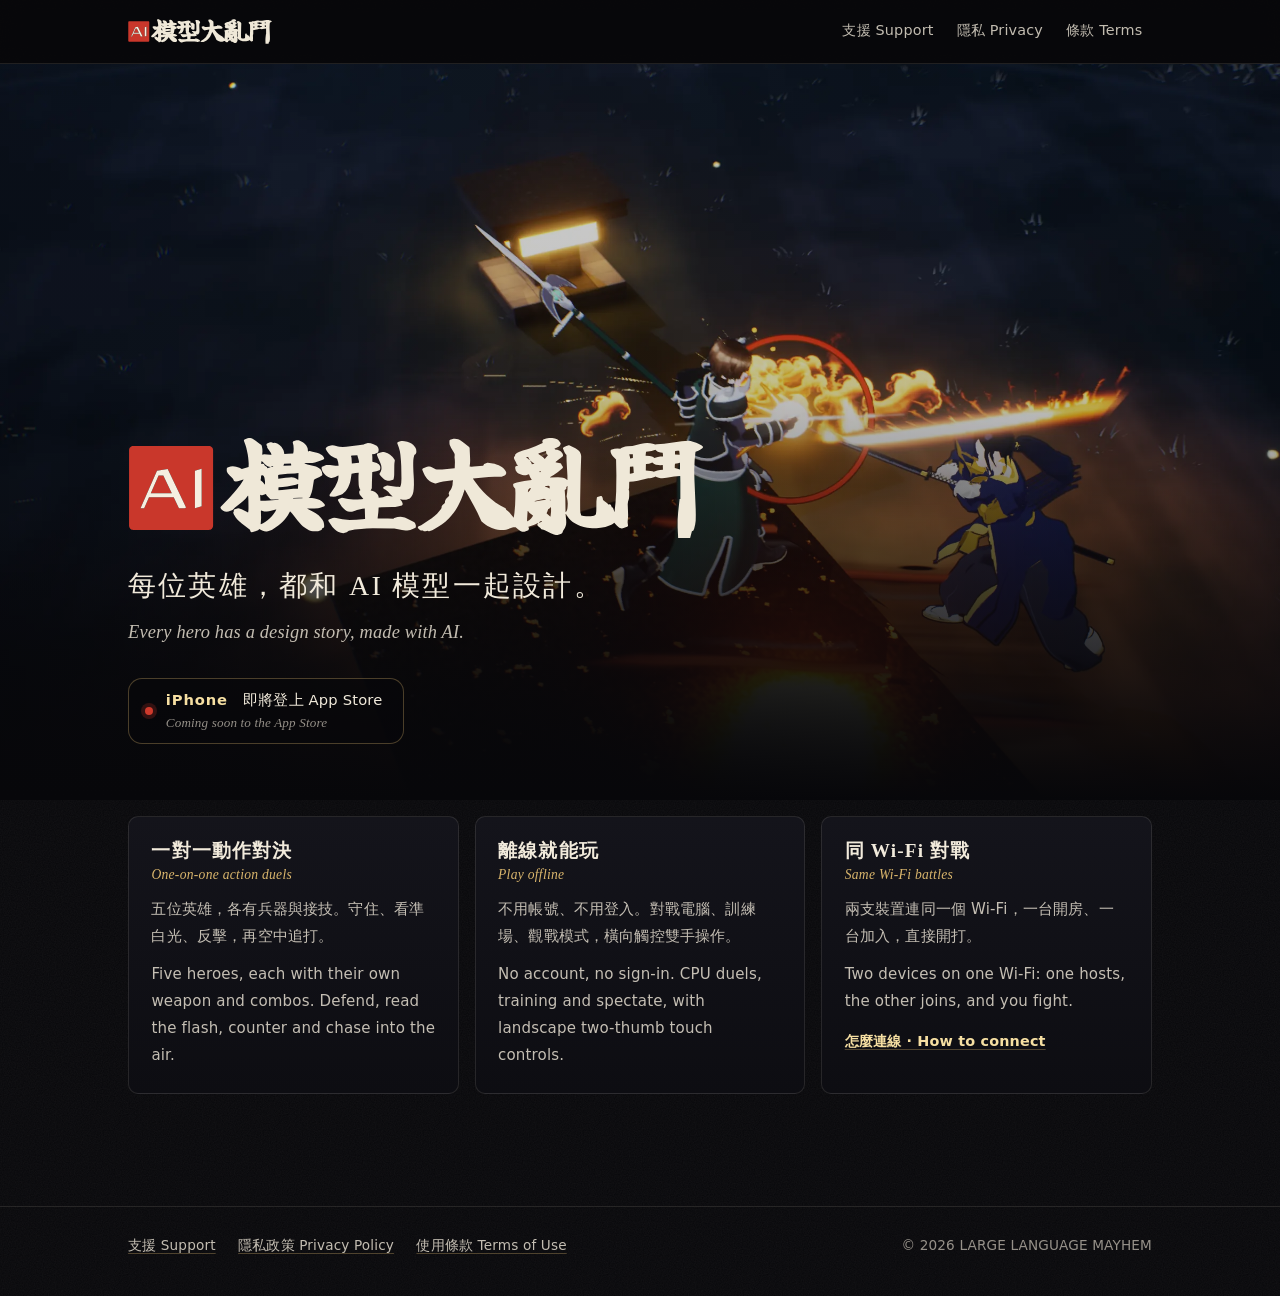
<file: index.html>
<!doctype html>
<html lang="zh-Hant-TW">
<head>
<meta charset="utf-8">
<meta name="viewport" content="width=device-width, initial-scale=1, viewport-fit=cover">
<title>AI模型大亂鬥 LARGE LANGUAGE MAYHEM</title>
<meta name="description" content="AI模型大亂鬥（LARGE LANGUAGE MAYHEM）：和 AI 模型協作設計的英雄，一對一 3D 動作對決。iPhone 離線對戰電腦、同 Wi-Fi 和朋友對打。">
<meta name="theme-color" content="#07070a">
<link rel="icon" href="favicon.svg" type="image/svg+xml">
<link rel="apple-touch-icon" href="assets/apple-touch-icon.png">
<link rel="stylesheet" href="assets/site.css">
</head>
<body>
<a class="skip" href="#main">跳到內容 · Skip to content</a>
<header class="top">
  <div class="top-in">
    <a class="brand" href="./" aria-label="AI模型大亂鬥 首頁"><img src="assets/logo.svg" alt="AI模型大亂鬥 LARGE LANGUAGE MAYHEM" width="180" height="32"></a>
    <nav class="nav" aria-label="網站">
      <a href="support.html">支援 Support</a>
      <a href="privacy.html">隱私 Privacy</a>
      <a href="terms.html">條款 Terms</a>
    </nav>
  </div>
</header>

<main id="main">
  <section class="hero" aria-labelledby="t">
    <div class="hero-bg" aria-hidden="true">
      <img src="assets/key-2400.webp" srcset="assets/key-1200.webp 1200w, assets/key-2400.webp 2400w" sizes="100vw" alt="" width="2400" height="1350">
    </div>
    <div class="hero-in">
      <h1 id="t"><img class="logo" src="assets/logo.svg" alt="AI模型大亂鬥 LARGE LANGUAGE MAYHEM" width="576" height="102"></h1>
      <p class="tag">每位英雄，都和 AI 模型一起設計。</p>
      <p class="tag-en" lang="en">Every hero has a design story, made with AI.</p>
      <p class="badge"><span class="dot" aria-hidden="true"></span><span><b>iPhone</b>　即將登上 App Store<br><span class="en-sub" lang="en">Coming soon to the App Store</span></span></p>
    </div>
  </section>

  <div class="grid">
    <article class="card">
      <h2>一對一動作對決<span lang="en">One-on-one action duels</span></h2>
      <p>五位英雄，各有兵器與接技。守住、看準白光、反擊，再空中追打。</p>
      <p lang="en">Five heroes, each with their own weapon and combos. Defend, read the flash, counter and chase into the air.</p>
    </article>
    <article class="card">
      <h2>離線就能玩<span lang="en">Play offline</span></h2>
      <p>不用帳號、不用登入。對戰電腦、訓練場、觀戰模式，橫向觸控雙手操作。</p>
      <p lang="en">No account, no sign-in. CPU duels, training and spectate, with landscape two-thumb touch controls.</p>
    </article>
    <article class="card">
      <h2>同 Wi-Fi 對戰<span lang="en">Same Wi-Fi battles</span></h2>
      <p>兩支裝置連同一個 Wi-Fi，一台開房、一台加入，直接開打。</p>
      <p lang="en">Two devices on one Wi-Fi: one hosts, the other joins, and you fight.</p>
      <a class="more" href="support.html#lan">怎麼連線 · How to connect</a>
    </article>
  </div>
</main>

<footer class="foot">
  <div class="foot-in">
    <a href="support.html">支援 Support</a>
    <a href="privacy.html">隱私政策 Privacy Policy</a>
    <a href="terms.html">使用條款 Terms of Use</a>
    <span class="cr">© 2026 LARGE LANGUAGE MAYHEM</span>
  </div>
</footer>
</body>
</html>
</file>
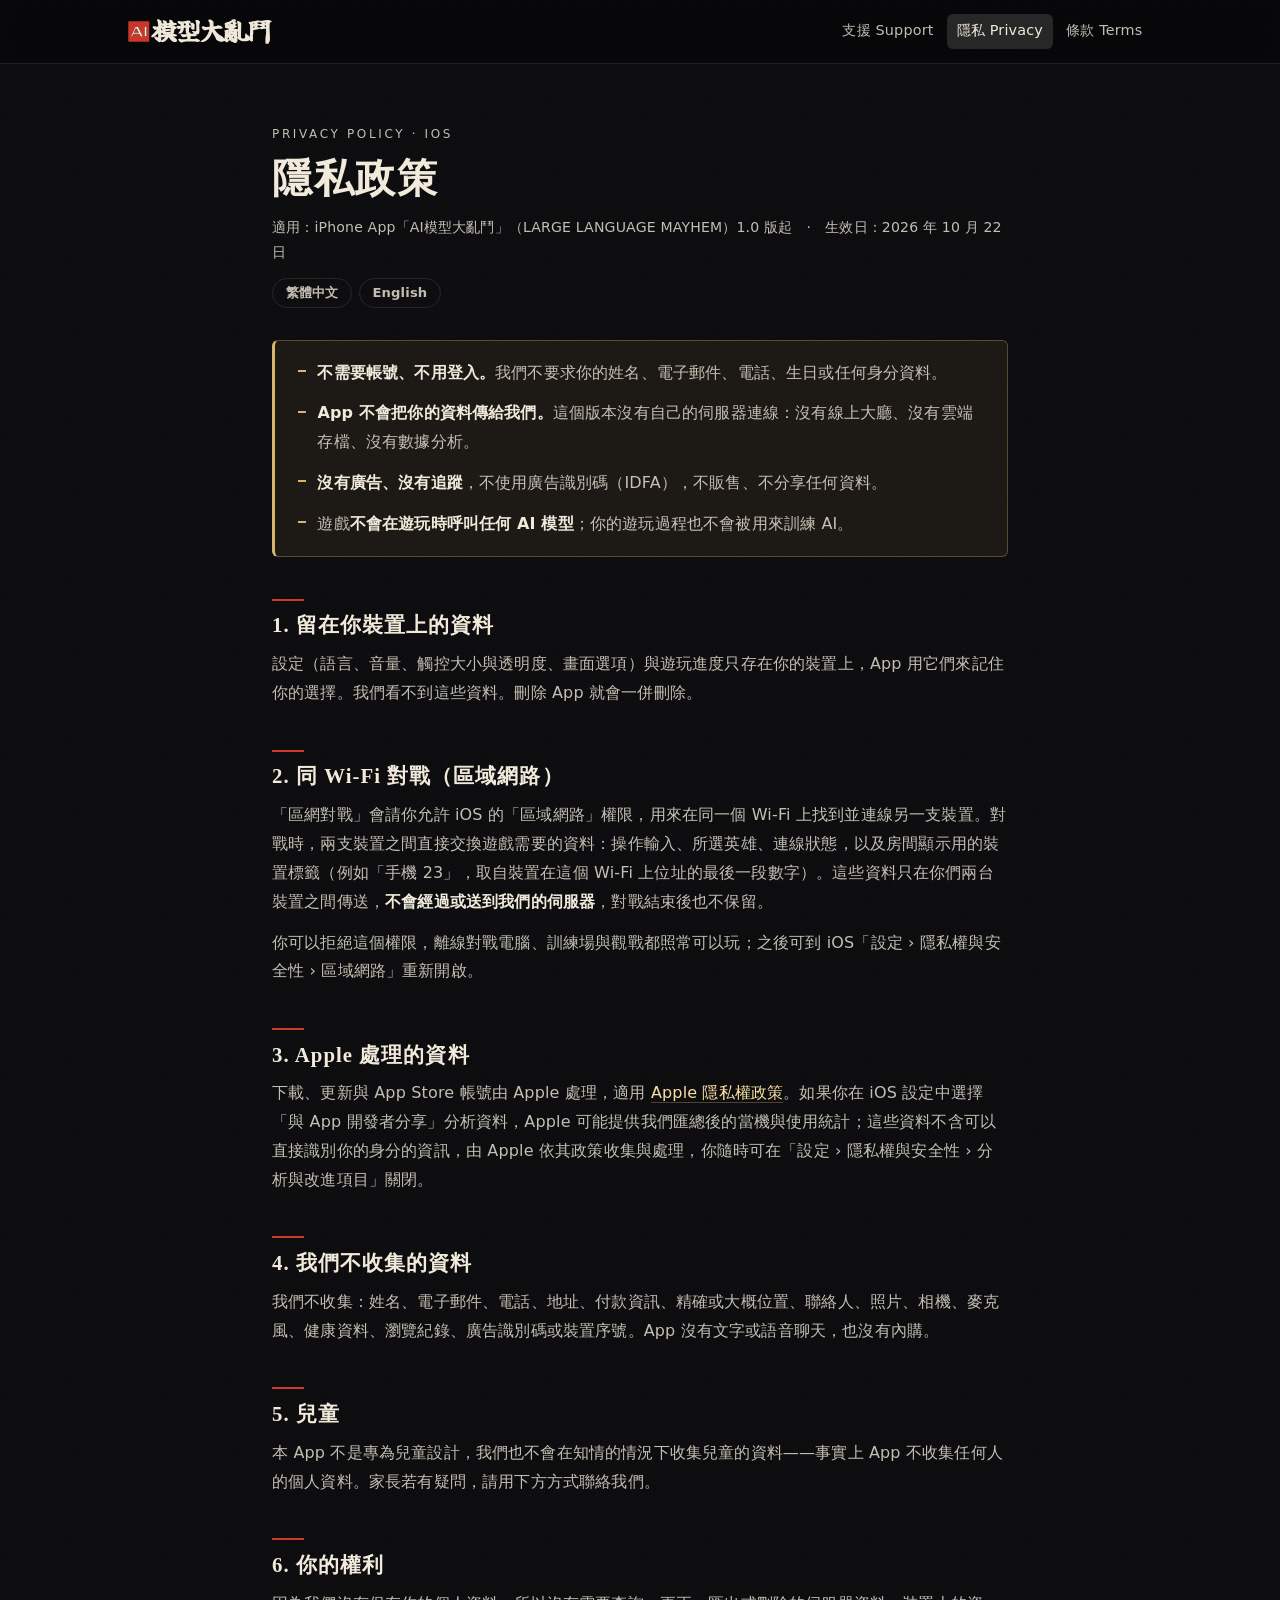
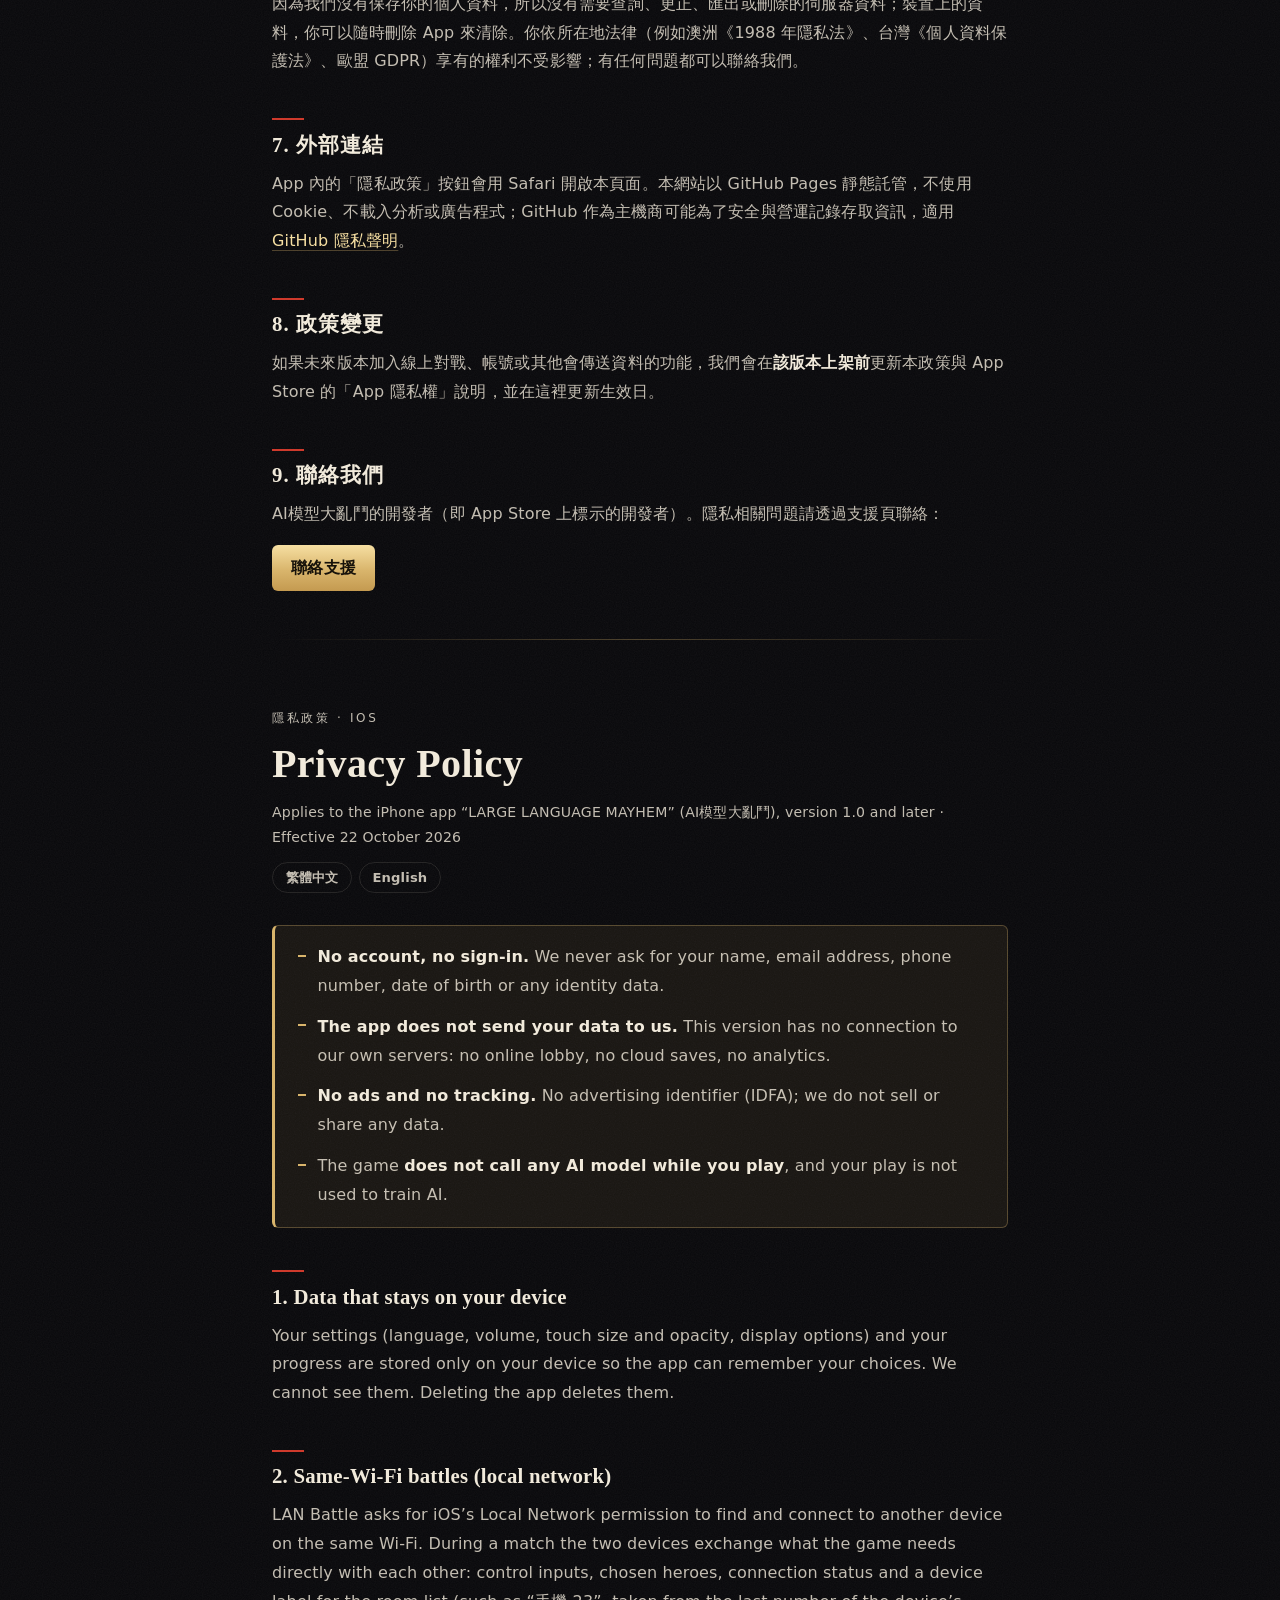
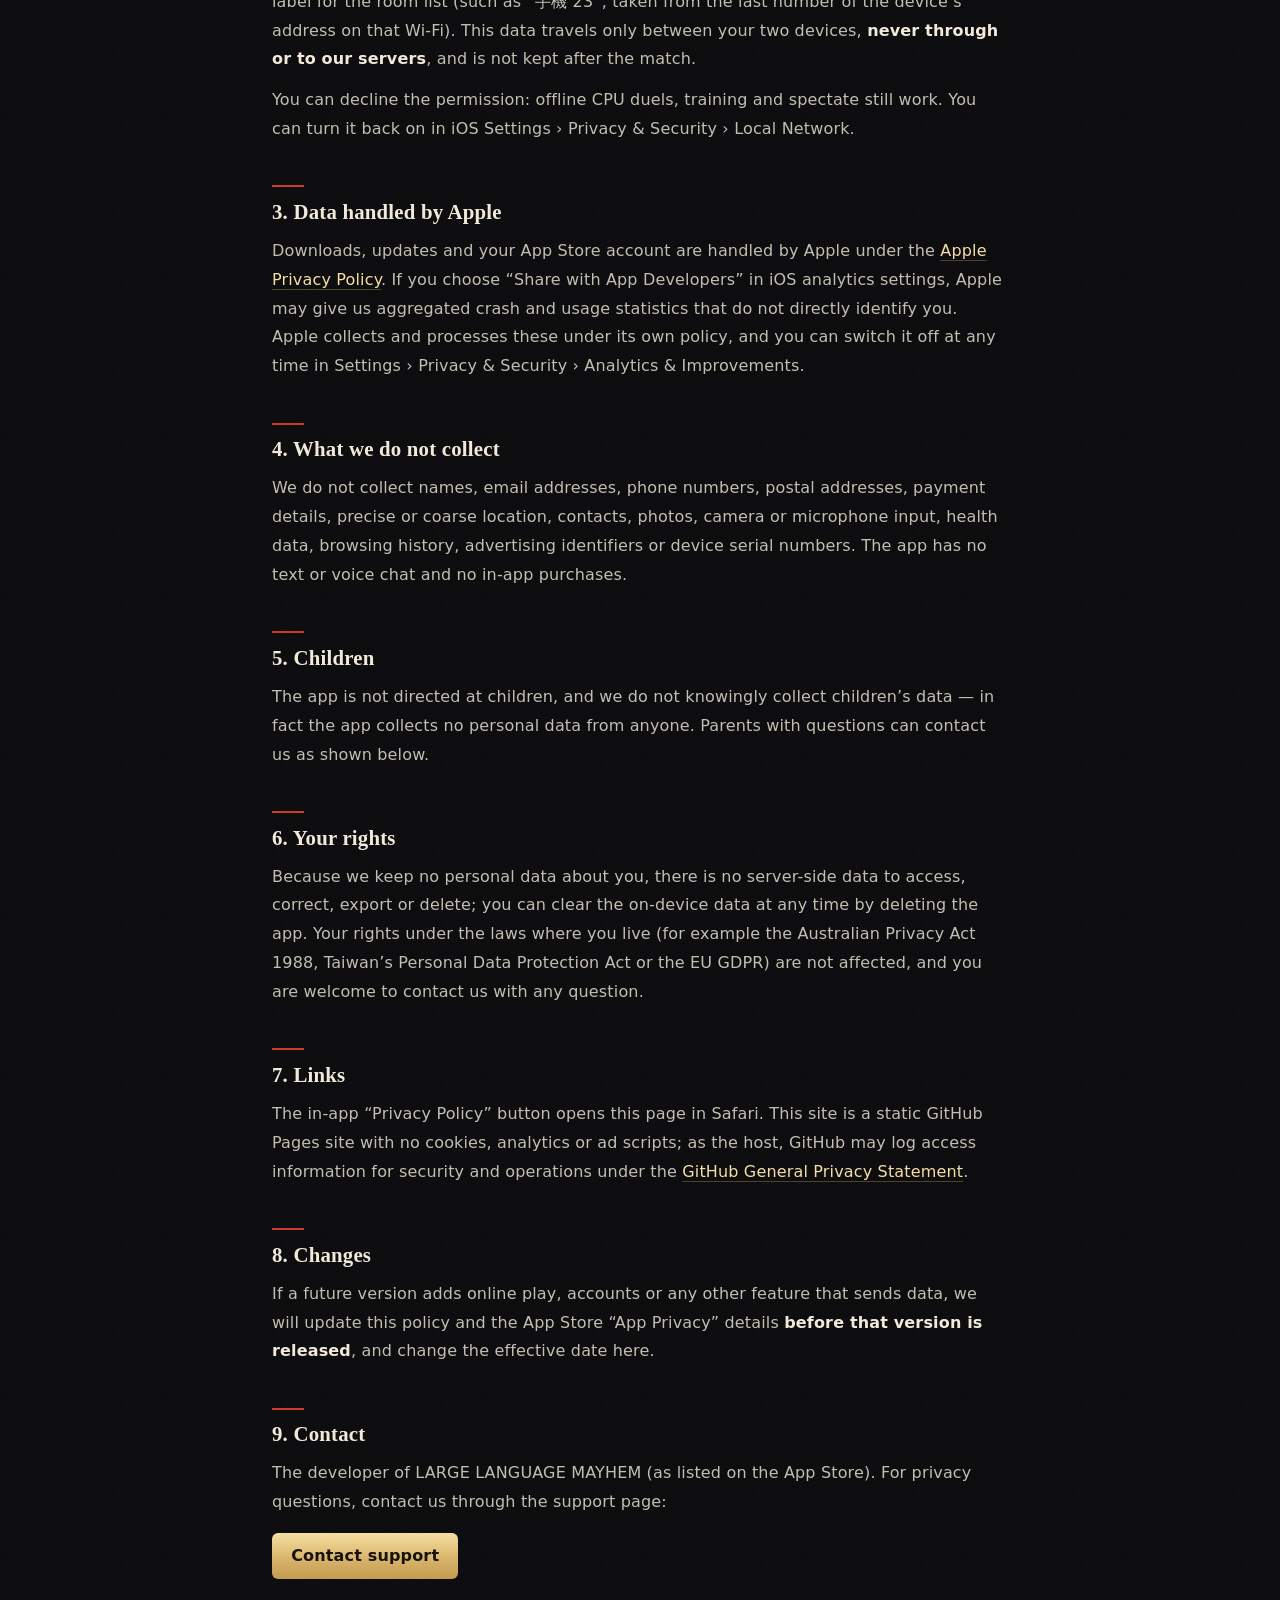
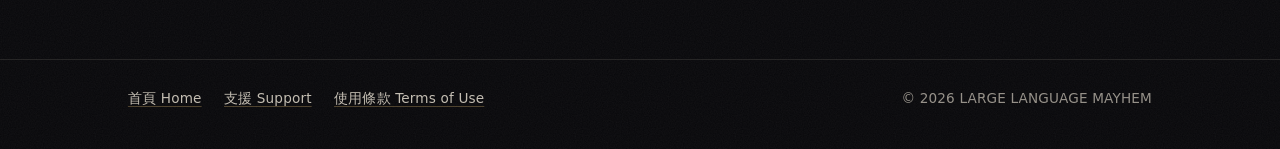
<file: privacy.html>
<!doctype html>
<html lang="zh-Hant-TW">
<head>
<meta charset="utf-8">
<meta name="viewport" content="width=device-width, initial-scale=1, viewport-fit=cover">
<title>隱私政策 Privacy Policy — AI模型大亂鬥 LARGE LANGUAGE MAYHEM</title>
<meta name="description" content="AI模型大亂鬥（LARGE LANGUAGE MAYHEM）iOS App 隱私政策：不需帳號、不收集個人資料、沒有廣告與追蹤。Privacy policy for the iOS app.">
<meta name="theme-color" content="#07070a">
<link rel="icon" href="favicon.svg" type="image/svg+xml">
<link rel="apple-touch-icon" href="assets/apple-touch-icon.png">
<link rel="stylesheet" href="assets/site.css">
</head>
<body>
<a class="skip" href="#main">跳到內容 · Skip to content</a>
<header class="top">
  <div class="top-in">
    <a class="brand" href="./" aria-label="AI模型大亂鬥 首頁"><img src="assets/logo.svg" alt="AI模型大亂鬥 LARGE LANGUAGE MAYHEM" width="180" height="32"></a>
    <nav class="nav" aria-label="網站">
      <a href="support.html">支援 Support</a>
      <a href="privacy.html" aria-current="page">隱私 Privacy</a>
      <a href="terms.html">條款 Terms</a>
    </nav>
  </div>
</header>

<main id="main">
<article class="doc" id="zh" lang="zh-Hant-TW">
  <p class="kicker">Privacy Policy · iOS</p>
  <h1>隱私政策</h1>
  <p class="meta">適用：iPhone App「AI模型大亂鬥」（LARGE LANGUAGE MAYHEM）1.0 版起　·　生效日：2026 年 10 月 22 日</p>
  <p class="langs"><a href="#zh">繁體中文</a><a href="#en" lang="en">English</a></p>

  <div class="summary">
    <ul>
      <li><strong>不需要帳號、不用登入。</strong>我們不要求你的姓名、電子郵件、電話、生日或任何身分資料。</li>
      <li><strong>App 不會把你的資料傳給我們。</strong>這個版本沒有自己的伺服器連線：沒有線上大廳、沒有雲端存檔、沒有數據分析。</li>
      <li><strong>沒有廣告、沒有追蹤</strong>，不使用廣告識別碼（IDFA），不販售、不分享任何資料。</li>
      <li>遊戲<strong>不會在遊玩時呼叫任何 AI 模型</strong>；你的遊玩過程也不會被用來訓練 AI。</li>
    </ul>
  </div>

  <h2>1. 留在你裝置上的資料</h2>
  <p>設定（語言、音量、觸控大小與透明度、畫面選項）與遊玩進度只存在你的裝置上，App 用它們來記住你的選擇。我們看不到這些資料。刪除 App 就會一併刪除。</p>

  <h2>2. 同 Wi-Fi 對戰（區域網路）</h2>
  <p>「區網對戰」會請你允許 iOS 的「區域網路」權限，用來在同一個 Wi-Fi 上找到並連線另一支裝置。對戰時，兩支裝置之間直接交換遊戲需要的資料：操作輸入、所選英雄、連線狀態，以及房間顯示用的裝置標籤（例如「手機 23」，取自裝置在這個 Wi-Fi 上位址的最後一段數字）。這些資料只在你們兩台裝置之間傳送，<strong>不會經過或送到我們的伺服器</strong>，對戰結束後也不保留。</p>
  <p>你可以拒絕這個權限，離線對戰電腦、訓練場與觀戰都照常可以玩；之後可到 iOS「設定 › 隱私權與安全性 › 區域網路」重新開啟。</p>

  <h2>3. Apple 處理的資料</h2>
  <p>下載、更新與 App Store 帳號由 Apple 處理，適用 <a href="https://www.apple.com/legal/privacy/" rel="noopener">Apple 隱私權政策</a>。如果你在 iOS 設定中選擇「與 App 開發者分享」分析資料，Apple 可能提供我們匯總後的當機與使用統計；這些資料不含可以直接識別你的身分的資訊，由 Apple 依其政策收集與處理，你隨時可在「設定 › 隱私權與安全性 › 分析與改進項目」關閉。</p>

  <h2>4. 我們不收集的資料</h2>
  <p>我們不收集：姓名、電子郵件、電話、地址、付款資訊、精確或大概位置、聯絡人、照片、相機、麥克風、健康資料、瀏覽紀錄、廣告識別碼或裝置序號。App 沒有文字或語音聊天，也沒有內購。</p>

  <h2>5. 兒童</h2>
  <p>本 App 不是專為兒童設計，我們也不會在知情的情況下收集兒童的資料——事實上 App 不收集任何人的個人資料。家長若有疑問，請用下方方式聯絡我們。</p>

  <h2>6. 你的權利</h2>
  <p>因為我們沒有保存你的個人資料，所以沒有需要查詢、更正、匯出或刪除的伺服器資料；裝置上的資料，你可以隨時刪除 App 來清除。你依所在地法律（例如澳洲《1988 年隱私法》、台灣《個人資料保護法》、歐盟 GDPR）享有的權利不受影響；有任何問題都可以聯絡我們。</p>

  <h2>7. 外部連結</h2>
  <p>App 內的「隱私政策」按鈕會用 Safari 開啟本頁面。本網站以 GitHub Pages 靜態託管，不使用 Cookie、不載入分析或廣告程式；GitHub 作為主機商可能為了安全與營運記錄存取資訊，適用 <a href="https://docs.github.com/site-policy/privacy-policies/github-general-privacy-statement" rel="noopener">GitHub 隱私聲明</a>。</p>

  <h2>8. 政策變更</h2>
  <p>如果未來版本加入線上對戰、帳號或其他會傳送資料的功能，我們會在<strong>該版本上架前</strong>更新本政策與 App Store 的「App 隱私權」說明，並在這裡更新生效日。</p>

  <h2>9. 聯絡我們</h2>
  <p>AI模型大亂鬥的開發者（即 App Store 上標示的開發者）。隱私相關問題請透過支援頁聯絡：</p>
  <div class="contact"><a class="btn" href="support.html#contact">聯絡支援</a></div>
</article>

<div class="sep" aria-hidden="true"><hr></div>

<article class="doc" id="en" lang="en">
  <p class="kicker">隱私政策 · iOS</p>
  <h1>Privacy Policy</h1>
  <p class="meta">Applies to the iPhone app “LARGE LANGUAGE MAYHEM” (AI模型大亂鬥), version 1.0 and later · Effective 22 October 2026</p>
  <p class="langs"><a href="#zh" lang="zh-Hant-TW">繁體中文</a><a href="#en">English</a></p>

  <div class="summary">
    <ul>
      <li><strong>No account, no sign-in.</strong> We never ask for your name, email address, phone number, date of birth or any identity data.</li>
      <li><strong>The app does not send your data to us.</strong> This version has no connection to our own servers: no online lobby, no cloud saves, no analytics.</li>
      <li><strong>No ads and no tracking.</strong> No advertising identifier (IDFA); we do not sell or share any data.</li>
      <li>The game <strong>does not call any AI model while you play</strong>, and your play is not used to train AI.</li>
    </ul>
  </div>

  <h2>1. Data that stays on your device</h2>
  <p>Your settings (language, volume, touch size and opacity, display options) and your progress are stored only on your device so the app can remember your choices. We cannot see them. Deleting the app deletes them.</p>

  <h2>2. Same-Wi-Fi battles (local network)</h2>
  <p>LAN Battle asks for iOS’s Local Network permission to find and connect to another device on the same Wi-Fi. During a match the two devices exchange what the game needs directly with each other: control inputs, chosen heroes, connection status and a device label for the room list (such as “手機 23”, taken from the last number of the device’s address on that Wi-Fi). This data travels only between your two devices, <strong>never through or to our servers</strong>, and is not kept after the match.</p>
  <p>You can decline the permission: offline CPU duels, training and spectate still work. You can turn it back on in iOS Settings › Privacy &amp; Security › Local Network.</p>

  <h2>3. Data handled by Apple</h2>
  <p>Downloads, updates and your App Store account are handled by Apple under the <a href="https://www.apple.com/legal/privacy/" rel="noopener">Apple Privacy Policy</a>. If you choose “Share with App Developers” in iOS analytics settings, Apple may give us aggregated crash and usage statistics that do not directly identify you. Apple collects and processes these under its own policy, and you can switch it off at any time in Settings › Privacy &amp; Security › Analytics &amp; Improvements.</p>

  <h2>4. What we do not collect</h2>
  <p>We do not collect names, email addresses, phone numbers, postal addresses, payment details, precise or coarse location, contacts, photos, camera or microphone input, health data, browsing history, advertising identifiers or device serial numbers. The app has no text or voice chat and no in-app purchases.</p>

  <h2>5. Children</h2>
  <p>The app is not directed at children, and we do not knowingly collect children’s data — in fact the app collects no personal data from anyone. Parents with questions can contact us as shown below.</p>

  <h2>6. Your rights</h2>
  <p>Because we keep no personal data about you, there is no server-side data to access, correct, export or delete; you can clear the on-device data at any time by deleting the app. Your rights under the laws where you live (for example the Australian Privacy Act 1988, Taiwan’s Personal Data Protection Act or the EU GDPR) are not affected, and you are welcome to contact us with any question.</p>

  <h2>7. Links</h2>
  <p>The in-app “Privacy Policy” button opens this page in Safari. This site is a static GitHub Pages site with no cookies, analytics or ad scripts; as the host, GitHub may log access information for security and operations under the <a href="https://docs.github.com/site-policy/privacy-policies/github-general-privacy-statement" rel="noopener">GitHub General Privacy Statement</a>.</p>

  <h2>8. Changes</h2>
  <p>If a future version adds online play, accounts or any other feature that sends data, we will update this policy and the App Store “App Privacy” details <strong>before that version is released</strong>, and change the effective date here.</p>

  <h2>9. Contact</h2>
  <p>The developer of LARGE LANGUAGE MAYHEM (as listed on the App Store). For privacy questions, contact us through the support page:</p>
  <div class="contact"><a class="btn" href="support.html#contact-en">Contact support</a></div>
</article>
</main>

<footer class="foot">
  <div class="foot-in">
    <a href="./">首頁 Home</a>
    <a href="support.html">支援 Support</a>
    <a href="terms.html">使用條款 Terms of Use</a>
    <span class="cr">© 2026 LARGE LANGUAGE MAYHEM</span>
  </div>
</footer>
</body>
</html>
</file>
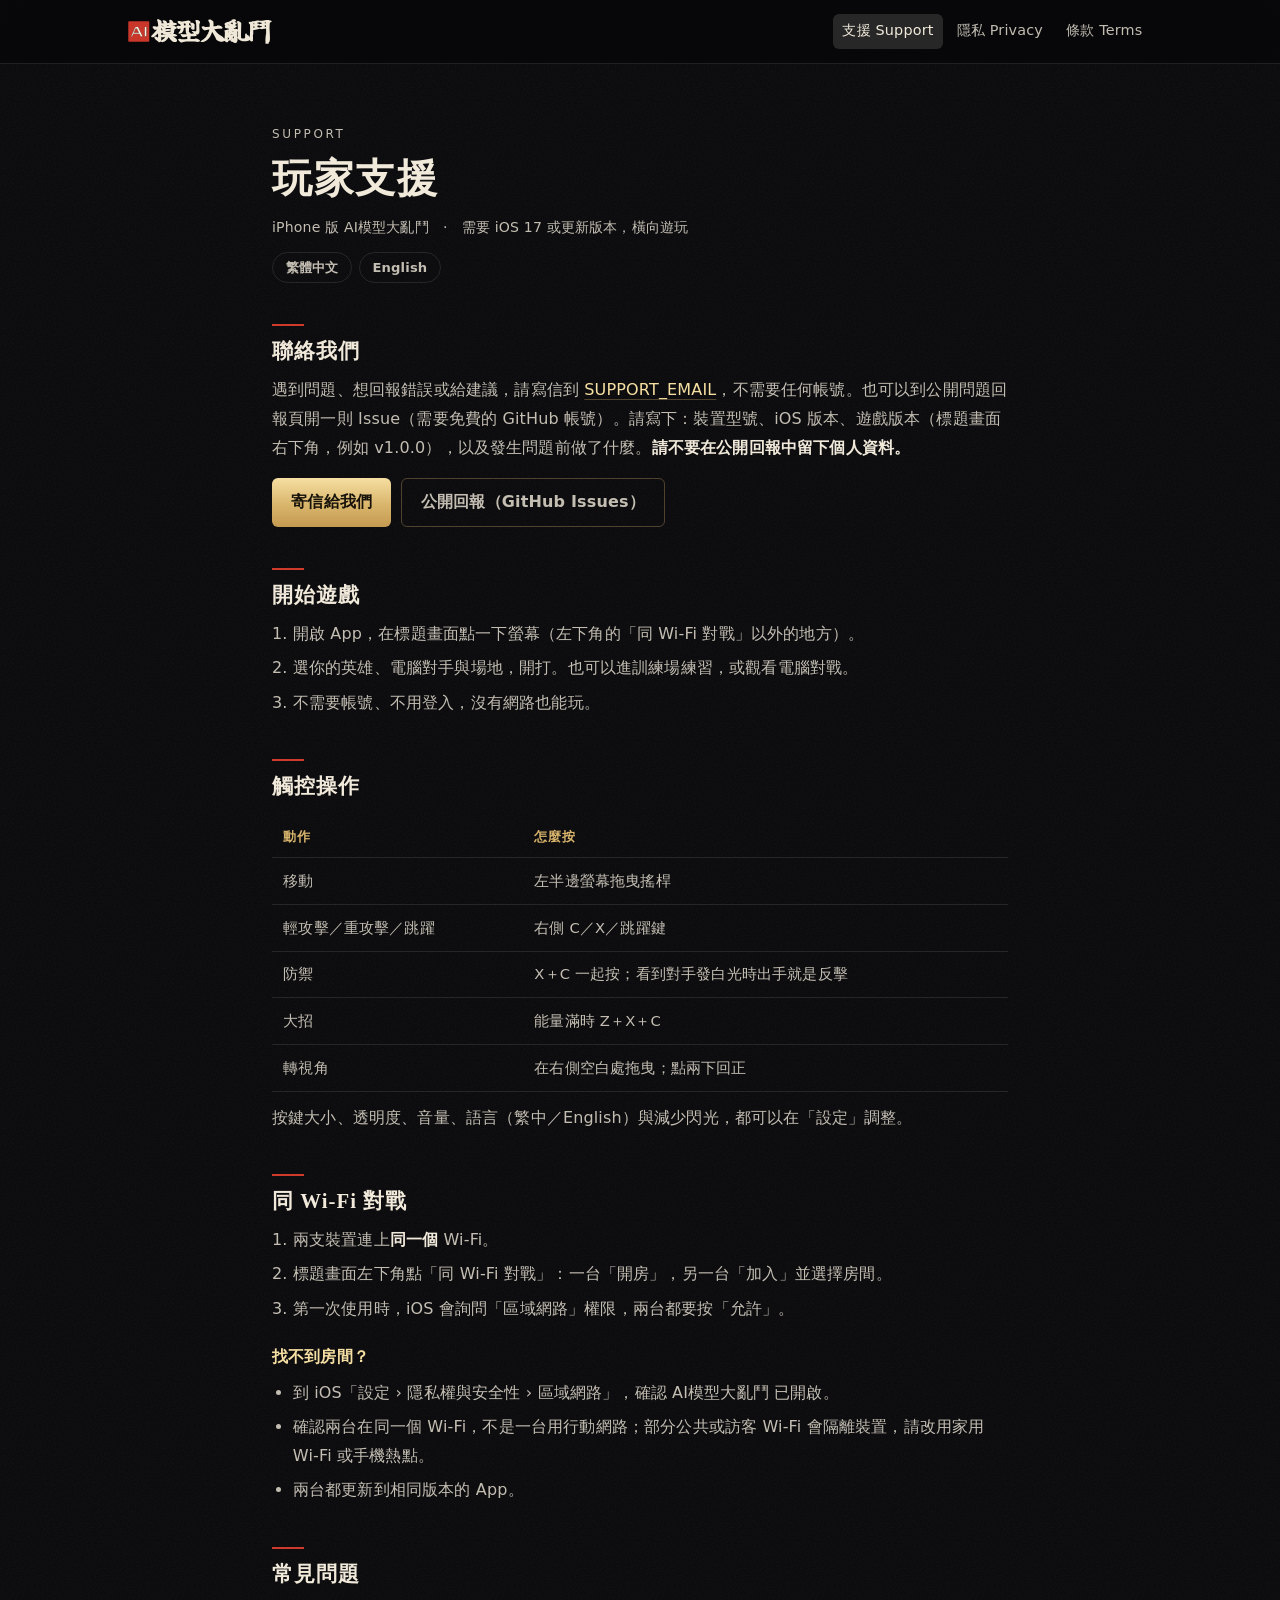
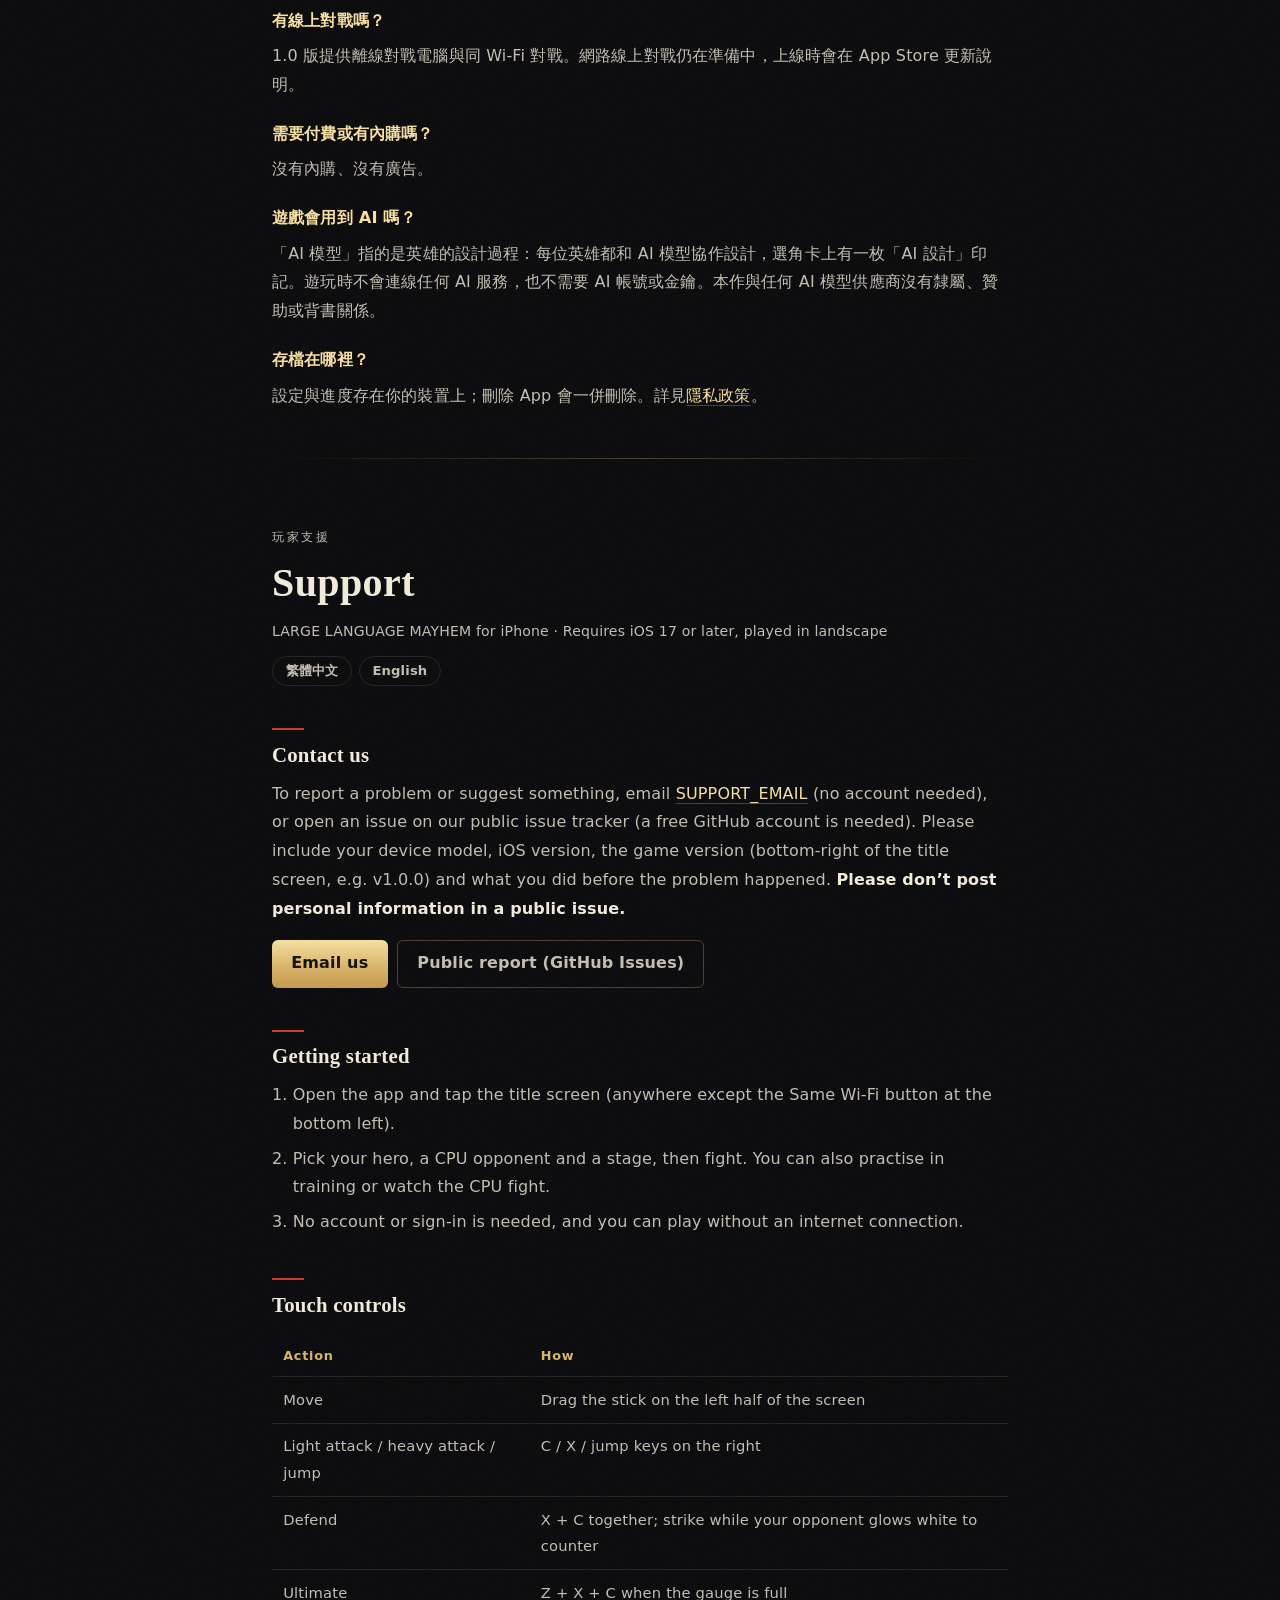
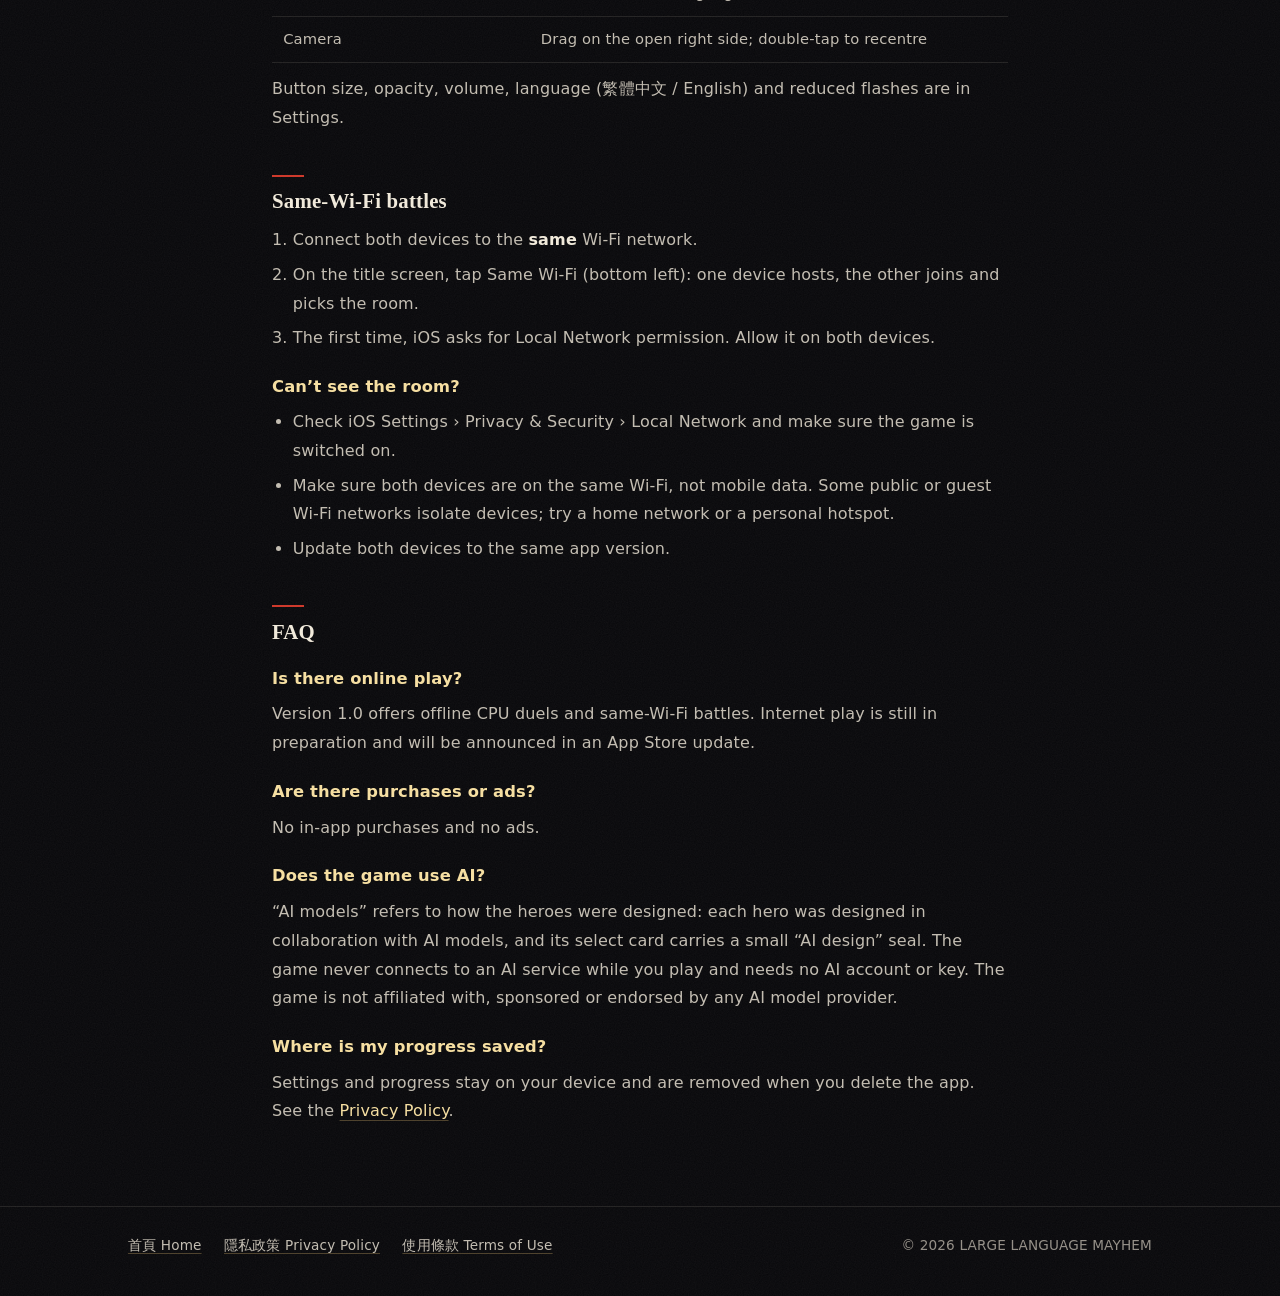
<file: support.html>
<!doctype html>
<html lang="zh-Hant-TW">
<head>
<meta charset="utf-8">
<meta name="viewport" content="width=device-width, initial-scale=1, viewport-fit=cover">
<title>支援 Support — AI模型大亂鬥 LARGE LANGUAGE MAYHEM</title>
<meta name="description" content="AI模型大亂鬥（LARGE LANGUAGE MAYHEM）iPhone 版玩家支援：操作、同 Wi-Fi 對戰、常見問題與聯絡方式。Player support for iPhone: controls, LAN help, FAQ and contact.">
<meta name="theme-color" content="#07070a">
<link rel="icon" href="favicon.svg" type="image/svg+xml">
<link rel="apple-touch-icon" href="assets/apple-touch-icon.png">
<link rel="stylesheet" href="assets/site.css">
</head>
<body>
<a class="skip" href="#main">跳到內容 · Skip to content</a>
<header class="top">
  <div class="top-in">
    <a class="brand" href="./" aria-label="AI模型大亂鬥 首頁"><img src="assets/logo.svg" alt="AI模型大亂鬥 LARGE LANGUAGE MAYHEM" width="180" height="32"></a>
    <nav class="nav" aria-label="網站">
      <a href="support.html" aria-current="page">支援 Support</a>
      <a href="privacy.html">隱私 Privacy</a>
      <a href="terms.html">條款 Terms</a>
    </nav>
  </div>
</header>

<main id="main">
<article class="doc" id="zh" lang="zh-Hant-TW">
  <p class="kicker">Support</p>
  <h1>玩家支援</h1>
  <p class="meta">iPhone 版 AI模型大亂鬥　·　需要 iOS 17 或更新版本，橫向遊玩</p>
  <p class="langs"><a href="#zh">繁體中文</a><a href="#en" lang="en">English</a></p>

  <h2 id="contact">聯絡我們</h2>
  <!-- OWNER: SUPPORT_EMAIL is a placeholder. Replace every SUPPORT_EMAIL on this page with your public support address before
       publishing (python3 Tools/ios/build_appstore_site.py --email you@example.com does it and rebuilds Deliverables/appstore/site). -->
  <p>遇到問題、想回報錯誤或給建議，請寫信到 <a href="mailto:SUPPORT_EMAIL">SUPPORT_EMAIL</a>，不需要任何帳號。也可以到公開問題回報頁開一則 Issue（需要免費的 GitHub 帳號）。請寫下：裝置型號、iOS 版本、遊戲版本（標題畫面右下角，例如 v1.0.0），以及發生問題前做了什麼。<strong>請不要在公開回報中留下個人資料。</strong></p>
  <div class="contact"><a class="btn" href="mailto:SUPPORT_EMAIL">寄信給我們</a><a class="btn alt" href="https://github.com/ha90812345/llm-mayhem/issues/new" rel="noopener">公開回報（GitHub Issues）</a></div>

  <h2>開始遊戲</h2>
  <ol>
    <li>開啟 App，在標題畫面點一下螢幕（左下角的「同 Wi-Fi 對戰」以外的地方）。</li>
    <li>選你的英雄、電腦對手與場地，開打。也可以進訓練場練習，或觀看電腦對戰。</li>
    <li>不需要帳號、不用登入，沒有網路也能玩。</li>
  </ol>

  <h2>觸控操作</h2>
  <div class="scroll"><table class="table">
    <thead><tr><th>動作</th><th>怎麼按</th></tr></thead>
    <tbody>
      <tr><td>移動</td><td>左半邊螢幕拖曳搖桿</td></tr>
      <tr><td>輕攻擊／重攻擊／跳躍</td><td>右側 C／X／跳躍鍵</td></tr>
      <tr><td>防禦</td><td>X＋C 一起按；看到對手發白光時出手就是反擊</td></tr>
      <tr><td>大招</td><td>能量滿時 Z＋X＋C</td></tr>
      <tr><td>轉視角</td><td>在右側空白處拖曳；點兩下回正</td></tr>
    </tbody>
  </table></div>
  <p>按鍵大小、透明度、音量、語言（繁中／English）與減少閃光，都可以在「設定」調整。</p>

  <h2 id="lan">同 Wi-Fi 對戰</h2>
  <ol>
    <li>兩支裝置連上<strong>同一個</strong> Wi-Fi。</li>
    <li>標題畫面左下角點「同 Wi-Fi 對戰」：一台「開房」，另一台「加入」並選擇房間。</li>
    <li>第一次使用時，iOS 會詢問「區域網路」權限，兩台都要按「允許」。</li>
  </ol>
  <h3>找不到房間？</h3>
  <ul>
    <li>到 iOS「設定 › 隱私權與安全性 › 區域網路」，確認 AI模型大亂鬥 已開啟。</li>
    <li>確認兩台在同一個 Wi-Fi，不是一台用行動網路；部分公共或訪客 Wi-Fi 會隔離裝置，請改用家用 Wi-Fi 或手機熱點。</li>
    <li>兩台都更新到相同版本的 App。</li>
  </ul>

  <h2>常見問題</h2>
  <h3>有線上對戰嗎？</h3>
  <p>1.0 版提供離線對戰電腦與同 Wi-Fi 對戰。網路線上對戰仍在準備中，上線時會在 App Store 更新說明。</p>
  <h3>需要付費或有內購嗎？</h3>
  <p>沒有內購、沒有廣告。</p>
  <h3>遊戲會用到 AI 嗎？</h3>
  <p>「AI 模型」指的是英雄的設計過程：每位英雄都和 AI 模型協作設計，選角卡上有一枚「AI 設計」印記。遊玩時不會連線任何 AI 服務，也不需要 AI 帳號或金鑰。本作與任何 AI 模型供應商沒有隸屬、贊助或背書關係。</p>
  <h3>存檔在哪裡？</h3>
  <p>設定與進度存在你的裝置上；刪除 App 會一併刪除。詳見<a href="privacy.html">隱私政策</a>。</p>
</article>

<div class="sep" aria-hidden="true"><hr></div>

<article class="doc" id="en" lang="en">
  <p class="kicker">玩家支援</p>
  <h1>Support</h1>
  <p class="meta">LARGE LANGUAGE MAYHEM for iPhone · Requires iOS 17 or later, played in landscape</p>
  <p class="langs"><a href="#zh" lang="zh-Hant-TW">繁體中文</a><a href="#en">English</a></p>

  <h2 id="contact-en">Contact us</h2>
  <p>To report a problem or suggest something, email <a href="mailto:SUPPORT_EMAIL">SUPPORT_EMAIL</a> (no account needed), or open an issue on our public issue tracker (a free GitHub account is needed). Please include your device model, iOS version, the game version (bottom-right of the title screen, e.g. v1.0.0) and what you did before the problem happened. <strong>Please don’t post personal information in a public issue.</strong></p>
  <div class="contact"><a class="btn" href="mailto:SUPPORT_EMAIL">Email us</a><a class="btn alt" href="https://github.com/ha90812345/llm-mayhem/issues/new" rel="noopener">Public report (GitHub Issues)</a></div>

  <h2>Getting started</h2>
  <ol>
    <li>Open the app and tap the title screen (anywhere except the Same Wi-Fi button at the bottom left).</li>
    <li>Pick your hero, a CPU opponent and a stage, then fight. You can also practise in training or watch the CPU fight.</li>
    <li>No account or sign-in is needed, and you can play without an internet connection.</li>
  </ol>

  <h2>Touch controls</h2>
  <div class="scroll"><table class="table">
    <thead><tr><th>Action</th><th>How</th></tr></thead>
    <tbody>
      <tr><td>Move</td><td>Drag the stick on the left half of the screen</td></tr>
      <tr><td>Light attack / heavy attack / jump</td><td>C / X / jump keys on the right</td></tr>
      <tr><td>Defend</td><td>X + C together; strike while your opponent glows white to counter</td></tr>
      <tr><td>Ultimate</td><td>Z + X + C when the gauge is full</td></tr>
      <tr><td>Camera</td><td>Drag on the open right side; double-tap to recentre</td></tr>
    </tbody>
  </table></div>
  <p>Button size, opacity, volume, language (繁體中文 / English) and reduced flashes are in Settings.</p>

  <h2 id="lan-en">Same-Wi-Fi battles</h2>
  <ol>
    <li>Connect both devices to the <strong>same</strong> Wi-Fi network.</li>
    <li>On the title screen, tap Same Wi-Fi (bottom left): one device hosts, the other joins and picks the room.</li>
    <li>The first time, iOS asks for Local Network permission. Allow it on both devices.</li>
  </ol>
  <h3>Can’t see the room?</h3>
  <ul>
    <li>Check iOS Settings › Privacy &amp; Security › Local Network and make sure the game is switched on.</li>
    <li>Make sure both devices are on the same Wi-Fi, not mobile data. Some public or guest Wi-Fi networks isolate devices; try a home network or a personal hotspot.</li>
    <li>Update both devices to the same app version.</li>
  </ul>

  <h2>FAQ</h2>
  <h3>Is there online play?</h3>
  <p>Version 1.0 offers offline CPU duels and same-Wi-Fi battles. Internet play is still in preparation and will be announced in an App Store update.</p>
  <h3>Are there purchases or ads?</h3>
  <p>No in-app purchases and no ads.</p>
  <h3>Does the game use AI?</h3>
  <p>“AI models” refers to how the heroes were designed: each hero was designed in collaboration with AI models, and its select card carries a small “AI design” seal. The game never connects to an AI service while you play and needs no AI account or key. The game is not affiliated with, sponsored or endorsed by any AI model provider.</p>
  <h3>Where is my progress saved?</h3>
  <p>Settings and progress stay on your device and are removed when you delete the app. See the <a href="privacy.html#en">Privacy Policy</a>.</p>
</article>
</main>

<footer class="foot">
  <div class="foot-in">
    <a href="./">首頁 Home</a>
    <a href="privacy.html">隱私政策 Privacy Policy</a>
    <a href="terms.html">使用條款 Terms of Use</a>
    <span class="cr">© 2026 LARGE LANGUAGE MAYHEM</span>
  </div>
</footer>
</body>
</html>
</file>
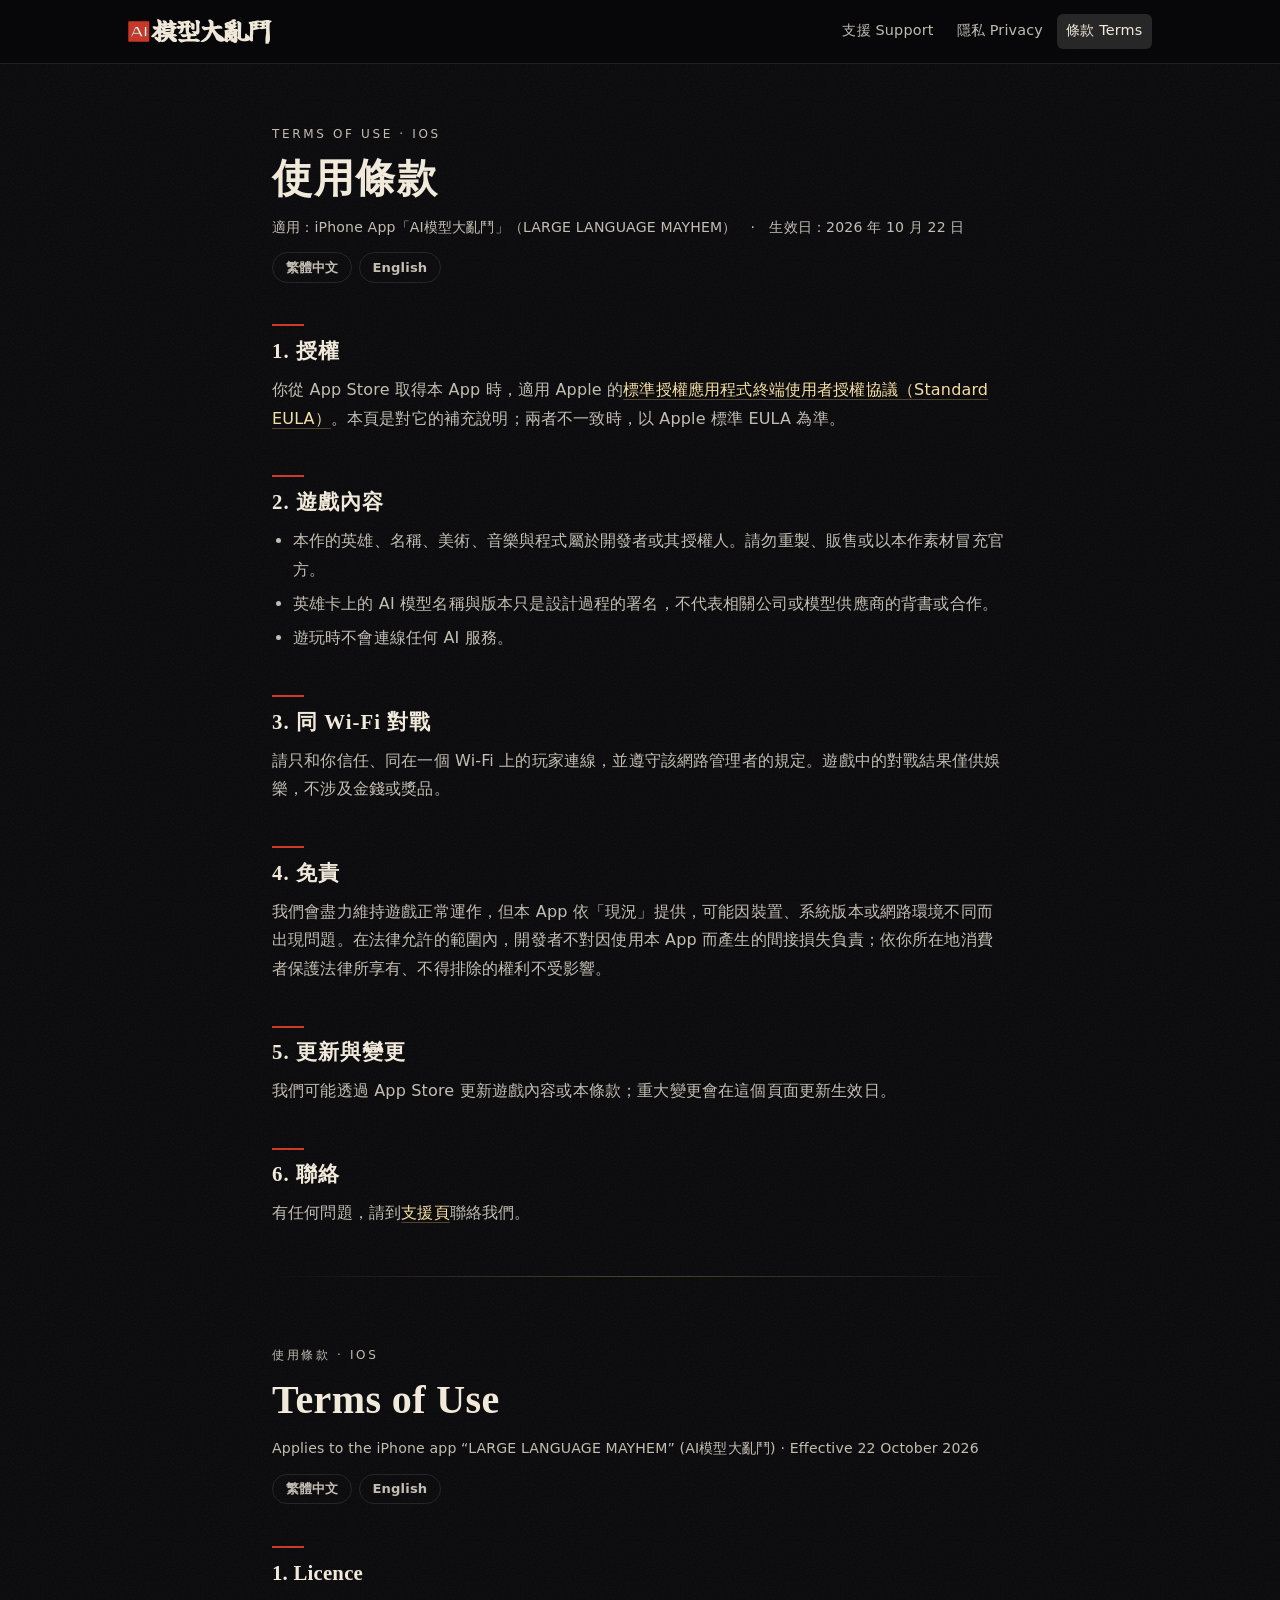
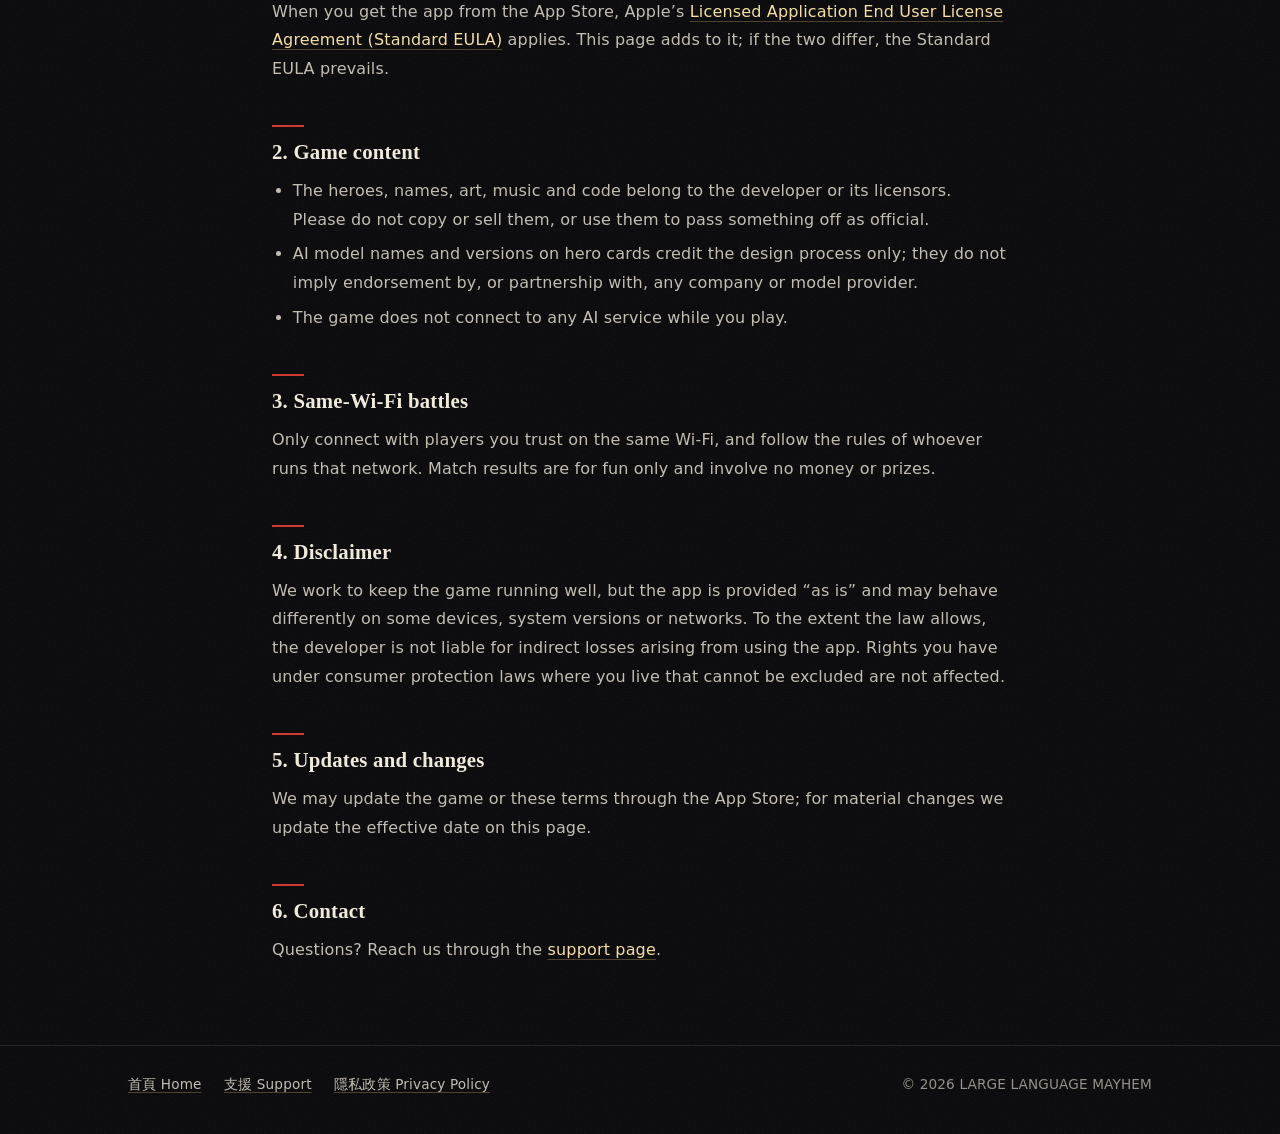
<file: terms.html>
<!doctype html>
<html lang="zh-Hant-TW">
<head>
<meta charset="utf-8">
<meta name="viewport" content="width=device-width, initial-scale=1, viewport-fit=cover">
<title>使用條款 Terms of Use — AI模型大亂鬥 LARGE LANGUAGE MAYHEM</title>
<meta name="description" content="AI模型大亂鬥（LARGE LANGUAGE MAYHEM）iOS App 使用條款。Terms of use for the iOS app.">
<meta name="theme-color" content="#07070a">
<link rel="icon" href="favicon.svg" type="image/svg+xml">
<link rel="apple-touch-icon" href="assets/apple-touch-icon.png">
<link rel="stylesheet" href="assets/site.css">
</head>
<body>
<a class="skip" href="#main">跳到內容 · Skip to content</a>
<header class="top">
  <div class="top-in">
    <a class="brand" href="./" aria-label="AI模型大亂鬥 首頁"><img src="assets/logo.svg" alt="AI模型大亂鬥 LARGE LANGUAGE MAYHEM" width="180" height="32"></a>
    <nav class="nav" aria-label="網站">
      <a href="support.html">支援 Support</a>
      <a href="privacy.html">隱私 Privacy</a>
      <a href="terms.html" aria-current="page">條款 Terms</a>
    </nav>
  </div>
</header>

<main id="main">
<article class="doc" id="zh" lang="zh-Hant-TW">
  <p class="kicker">Terms of Use · iOS</p>
  <h1>使用條款</h1>
  <p class="meta">適用：iPhone App「AI模型大亂鬥」（LARGE LANGUAGE MAYHEM）　·　生效日：2026 年 10 月 22 日</p>
  <p class="langs"><a href="#zh">繁體中文</a><a href="#en" lang="en">English</a></p>

  <h2>1. 授權</h2>
  <p>你從 App Store 取得本 App 時，適用 Apple 的<a href="https://www.apple.com/legal/internet-services/itunes/dev/stdeula/" rel="noopener">標準授權應用程式終端使用者授權協議（Standard EULA）</a>。本頁是對它的補充說明；兩者不一致時，以 Apple 標準 EULA 為準。</p>

  <h2>2. 遊戲內容</h2>
  <ul>
    <li>本作的英雄、名稱、美術、音樂與程式屬於開發者或其授權人。請勿重製、販售或以本作素材冒充官方。</li>
    <li>英雄卡上的 AI 模型名稱與版本只是設計過程的署名，不代表相關公司或模型供應商的背書或合作。</li>
    <li>遊玩時不會連線任何 AI 服務。</li>
  </ul>

  <h2>3. 同 Wi-Fi 對戰</h2>
  <p>請只和你信任、同在一個 Wi-Fi 上的玩家連線，並遵守該網路管理者的規定。遊戲中的對戰結果僅供娛樂，不涉及金錢或獎品。</p>

  <h2>4. 免責</h2>
  <p>我們會盡力維持遊戲正常運作，但本 App 依「現況」提供，可能因裝置、系統版本或網路環境不同而出現問題。在法律允許的範圍內，開發者不對因使用本 App 而產生的間接損失負責；依你所在地消費者保護法律所享有、不得排除的權利不受影響。</p>

  <h2>5. 更新與變更</h2>
  <p>我們可能透過 App Store 更新遊戲內容或本條款；重大變更會在這個頁面更新生效日。</p>

  <h2>6. 聯絡</h2>
  <p>有任何問題，請到<a href="support.html#contact">支援頁</a>聯絡我們。</p>
</article>

<div class="sep" aria-hidden="true"><hr></div>

<article class="doc" id="en" lang="en">
  <p class="kicker">使用條款 · iOS</p>
  <h1>Terms of Use</h1>
  <p class="meta">Applies to the iPhone app “LARGE LANGUAGE MAYHEM” (AI模型大亂鬥) · Effective 22 October 2026</p>
  <p class="langs"><a href="#zh" lang="zh-Hant-TW">繁體中文</a><a href="#en">English</a></p>

  <h2>1. Licence</h2>
  <p>When you get the app from the App Store, Apple’s <a href="https://www.apple.com/legal/internet-services/itunes/dev/stdeula/" rel="noopener">Licensed Application End User License Agreement (Standard EULA)</a> applies. This page adds to it; if the two differ, the Standard EULA prevails.</p>

  <h2>2. Game content</h2>
  <ul>
    <li>The heroes, names, art, music and code belong to the developer or its licensors. Please do not copy or sell them, or use them to pass something off as official.</li>
    <li>AI model names and versions on hero cards credit the design process only; they do not imply endorsement by, or partnership with, any company or model provider.</li>
    <li>The game does not connect to any AI service while you play.</li>
  </ul>

  <h2>3. Same-Wi-Fi battles</h2>
  <p>Only connect with players you trust on the same Wi-Fi, and follow the rules of whoever runs that network. Match results are for fun only and involve no money or prizes.</p>

  <h2>4. Disclaimer</h2>
  <p>We work to keep the game running well, but the app is provided “as is” and may behave differently on some devices, system versions or networks. To the extent the law allows, the developer is not liable for indirect losses arising from using the app. Rights you have under consumer protection laws where you live that cannot be excluded are not affected.</p>

  <h2>5. Updates and changes</h2>
  <p>We may update the game or these terms through the App Store; for material changes we update the effective date on this page.</p>

  <h2>6. Contact</h2>
  <p>Questions? Reach us through the <a href="support.html#contact-en">support page</a>.</p>
</article>
</main>

<footer class="foot">
  <div class="foot-in">
    <a href="./">首頁 Home</a>
    <a href="support.html">支援 Support</a>
    <a href="privacy.html">隱私政策 Privacy Policy</a>
    <span class="cr">© 2026 LARGE LANGUAGE MAYHEM</span>
  </div>
</footer>
</body>
</html>
</file>
<file: assets/site.css>
/* AI模型大亂鬥 / LARGE LANGUAGE MAYHEM — App Store pages (GitHub Pages). Ink, paper, gold, vermilion: the official site's
   palette (Server/site/assets/css/site.css), without its server-side portal. Static, no JavaScript, no third-party requests. */
:root {
  --ink: #07070a;
  --ink-1: #0d0d12;
  --ink-2: #14141b;
  --ink-3: #1c1c25;
  --paper: #f1eadb;
  --paper-2: rgba(241, 234, 219, 0.8);
  --paper-3: rgba(241, 234, 219, 0.6);
  --paper-4: rgba(241, 234, 219, 0.14);
  --gold: #d9b56c;
  --gold-hi: #f6dfa2;
  --gold-line: rgba(217, 181, 108, 0.32);
  --gold-faint: rgba(217, 181, 108, 0.08);
  --verm: #cf3a2c;
  --line: rgba(241, 234, 219, 0.11);
  --f-display: "Noto Serif TC", "Songti TC", "Source Han Serif TC", "Iowan Old Style", "Palatino Linotype", "PMingLiU", serif;
  --f-ui: "PingFang TC", "Noto Sans TC", "Microsoft JhengHei", "Heiti TC", system-ui, -apple-system, "Segoe UI", sans-serif;
  --f-en: "Iowan Old Style", "Palatino Linotype", "Book Antiqua", Georgia, serif;
  --gutter: clamp(1rem, 5vw, 3.5rem);
  --maxw: 46rem;
  --r: 6px;
  --noise: url("data:image/svg+xml,%3Csvg xmlns='http://www.w3.org/2000/svg' width='160' height='160'%3E%3Cfilter id='n'%3E%3CfeTurbulence type='fractalNoise' baseFrequency='.85' numOctaves='2' stitchTiles='stitch'/%3E%3CfeColorMatrix values='0 0 0 0 1 0 0 0 0 .93 0 0 0 0 .85 0 0 0 .05 0'/%3E%3C/filter%3E%3Crect width='100%25' height='100%25' filter='url(%23n)'/%3E%3C/svg%3E");
  color-scheme: dark;
}
*, *::before, *::after { box-sizing: border-box; }
html { -webkit-text-size-adjust: 100%; scroll-behavior: smooth; scroll-padding-top: 5rem; }
body {
  margin: 0;
  background: var(--ink) var(--noise);
  color: var(--paper);
  font: 400 1rem/1.8 var(--f-ui);
  letter-spacing: 0.01em;
  -webkit-font-smoothing: antialiased;
  overflow-x: hidden;
}
img, svg { display: block; max-width: 100%; height: auto; }
a { color: var(--gold-hi); text-decoration-color: var(--gold-line); text-underline-offset: 0.22em; }
a:hover { text-decoration-color: var(--gold); }
h1, h2, h3 { margin: 0; line-height: 1.2; font-weight: 700; }
p, ul, ol { margin: 0; }
::selection { background: var(--verm); color: var(--paper); }
:focus-visible { outline: 2px solid var(--gold-hi); outline-offset: 3px; border-radius: 3px; }
.skip { position: absolute; left: -999px; top: 0; z-index: 10; background: var(--gold); color: var(--ink); padding: 0.6rem 1rem; font-weight: 700; }
.skip:focus { left: 1rem; top: 1rem; }

/* ---- header */
.top { position: sticky; top: 0; z-index: 5; background: rgba(7, 7, 10, 0.86); backdrop-filter: blur(14px) saturate(1.2); -webkit-backdrop-filter: blur(14px) saturate(1.2); border-bottom: 1px solid var(--line); }
.top-in { display: flex; align-items: center; gap: 1rem; max-width: calc(64rem + 2 * var(--gutter)); margin: 0 auto; padding: 0.85rem var(--gutter); }
.brand { flex: none; }
.brand img { height: 1.6rem; width: auto; }
.nav { display: flex; flex-wrap: wrap; gap: 0.15rem 0.25rem; margin-left: auto; font-size: 0.9rem; }
.nav a { color: var(--paper-2); text-decoration: none; padding: 0.3rem 0.6rem; border-radius: var(--r); }
.nav a:hover, .nav a[aria-current="page"] { color: var(--paper); background: var(--paper-4); }
@media (max-width: 720px) {
  .top-in { flex-wrap: wrap; row-gap: 0.35rem; padding-top: 0.7rem; padding-bottom: 0.5rem; }
  .brand img { height: 1.35rem; }
  .nav { margin-left: -0.6rem; width: 100%; flex-wrap: nowrap; overflow-x: auto; font-size: 0.85rem; }
  .nav a { white-space: nowrap; padding: 0.2rem 0.6rem; }
}

/* ---- index hero */
.hero { position: relative; min-height: min(88vh, 46rem); display: grid; align-items: end; isolation: isolate; overflow: hidden; }
.hero-bg { position: absolute; inset: 0; z-index: -1; }
.hero-bg img { width: 100%; height: 100%; object-fit: cover; object-position: 50% 40%; }
.hero-bg::after { content: ""; position: absolute; inset: 0; background: linear-gradient(180deg, rgba(7, 7, 10, 0.2) 0%, rgba(7, 7, 10, 0.25) 45%, var(--ink) 100%), radial-gradient(120% 70% at 50% 100%, rgba(7, 7, 10, 0.9), transparent 70%); }
.hero-in { max-width: calc(64rem + 2 * var(--gutter)); width: 100%; margin: 0 auto; padding: 6rem var(--gutter) 3.5rem; }
.hero .logo { width: min(36rem, 100%); }
.hero .tag { margin-top: 1.4rem; font-family: var(--f-display); font-size: clamp(1.2rem, 3.4vw, 1.75rem); letter-spacing: 0.08em; }
.hero .tag-en { margin-top: 0.3rem; font-family: var(--f-en); font-style: italic; color: var(--paper-2); font-size: clamp(0.98rem, 2.4vw, 1.15rem); }
.badge { display: inline-flex; align-items: center; gap: 0.8rem; margin-top: 1.8rem; padding: 0.6rem 1.3rem 0.6rem 1rem; border: 1px solid var(--gold-line); border-radius: 14px; background: rgba(7, 7, 10, 0.6); font-size: 0.92rem; line-height: 1.5; color: var(--paper); }
.badge .en-sub { font: italic 400 0.82rem/1.4 var(--f-en); color: var(--paper-3); }
.badge b { color: var(--gold-hi); font-weight: 700; letter-spacing: 0.06em; }
.dot { width: 0.5rem; height: 0.5rem; border-radius: 50%; background: var(--verm); box-shadow: 0 0 0 4px rgba(207, 58, 44, 0.22); }

.grid { display: grid; grid-template-columns: repeat(auto-fit, minmax(14rem, 1fr)); gap: 1rem; max-width: calc(64rem + 2 * var(--gutter)); margin: 0 auto; padding: 1rem var(--gutter) 4rem; }
.card { border: 1px solid var(--line); border-radius: 10px; padding: 1.4rem 1.4rem 1.5rem; background: linear-gradient(180deg, var(--ink-2), var(--ink-1)); }
.card h2 { font-family: var(--f-display); font-size: 1.2rem; letter-spacing: 0.06em; }
.card h2 span { display: block; margin-top: 0.2rem; font: italic 400 0.85rem/1.4 var(--f-en); color: var(--gold); letter-spacing: 0.02em; }
.card p { margin-top: 0.7rem; color: var(--paper-2); font-size: 0.94rem; }
.card a.more { display: inline-block; margin-top: 0.9rem; font-weight: 700; font-size: 0.9rem; }

/* ---- legal / support documents */
.doc { max-width: calc(var(--maxw) + 2 * var(--gutter)); margin: 0 auto; padding: 3rem var(--gutter) 2rem; }
.kicker { font-size: 0.75rem; letter-spacing: 0.22em; text-transform: uppercase; color: var(--gold); }
.doc h1 { margin-top: 0.6rem; font-family: var(--f-display); font-size: clamp(1.8rem, 5vw, 2.5rem); letter-spacing: 0.04em; }
.meta { margin-top: 0.8rem; color: var(--paper-3); font-size: 0.88rem; }
.langs { display: inline-flex; gap: 0.4rem; margin-top: 1.2rem; }
.langs a { border: 1px solid var(--line); border-radius: 999px; padding: 0.15rem 0.8rem; font-size: 0.82rem; font-weight: 700; color: var(--paper-2); text-decoration: none; }
.langs a:hover { border-color: var(--gold); color: var(--gold-hi); }
.summary { margin-top: 2rem; border: 1px solid var(--gold-line); border-left: 3px solid var(--gold); border-radius: var(--r); background: var(--gold-faint); padding: 1.1rem 1.25rem; }
.summary ul { list-style: none; padding: 0; display: grid; gap: 0.4rem; }
.summary li { padding-left: 1.4rem; position: relative; }
.summary li::before { content: ""; position: absolute; left: 0.2rem; top: 0.72em; width: 0.5rem; height: 2px; background: var(--gold); }
.doc h2 { margin-top: 2.6rem; font-family: var(--f-display); font-size: 1.3rem; letter-spacing: 0.05em; }
.doc h2::before { content: ""; display: block; width: 2rem; height: 2px; background: var(--verm); margin-bottom: 0.8rem; }
.doc h3 { margin-top: 1.5rem; font-size: 1.02rem; color: var(--gold-hi); }
.doc p, .doc ul, .doc ol { margin-top: 0.75rem; color: var(--paper-2); }
.doc ul, .doc ol { padding-left: 1.3rem; }
.doc li + li { margin-top: 0.35rem; }
.doc strong { color: var(--paper); }
.doc .summary ul { padding-left: 0; margin-top: 0; }
.table { width: 100%; margin-top: 1rem; border-collapse: collapse; font-size: 0.92rem; }
.table th, .table td { text-align: left; vertical-align: top; padding: 0.6rem 0.7rem; border-bottom: 1px solid var(--line); }
.table th { color: var(--gold); font-weight: 700; font-size: 0.8rem; letter-spacing: 0.06em; }
.table td { color: var(--paper-2); }
.scroll { overflow-x: auto; }
.sep { max-width: calc(var(--maxw) + 2 * var(--gutter)); margin: 1rem auto 0; padding: 0 var(--gutter); }
.sep hr { border: 0; height: 1px; background: linear-gradient(90deg, transparent, var(--gold-line), transparent); }
[lang="en"] .doc h1, .doc[lang="en"] h1, .doc[lang="en"] h2 { font-family: var(--f-en); letter-spacing: 0.01em; }
.contact { display: grid; gap: 0.6rem; margin-top: 1rem; }
.contact { grid-auto-flow: row; }
.contact a.btn { display: inline-flex; align-items: center; justify-content: center; min-height: 2.75rem; padding: 0.55rem 1.2rem; border-radius: var(--r); font-weight: 700; text-decoration: none; width: fit-content; background: linear-gradient(180deg, var(--gold-hi), var(--gold) 55%, #c49a50); color: #17120a; }
.contact a.btn.alt { background: transparent; color: var(--paper-2); border: 1px solid var(--gold-line); font-weight: 600; }
@media (min-width: 560px) { .contact { grid-auto-flow: column; justify-content: start; } }

/* ---- footer */
.foot { border-top: 1px solid var(--line); margin-top: 3rem; }
.foot-in { max-width: calc(64rem + 2 * var(--gutter)); margin: 0 auto; padding: 1.6rem var(--gutter) 2.4rem; display: flex; flex-wrap: wrap; gap: 0.6rem 1.4rem; font-size: 0.85rem; color: var(--paper-3); }
.foot-in a { color: var(--paper-2); }
.foot-in .cr { margin-left: auto; }
@media (max-width: 560px) { .foot-in .cr { margin-left: 0; width: 100%; } }
@media (prefers-reduced-motion: reduce) { html { scroll-behavior: auto; } }
</file>
